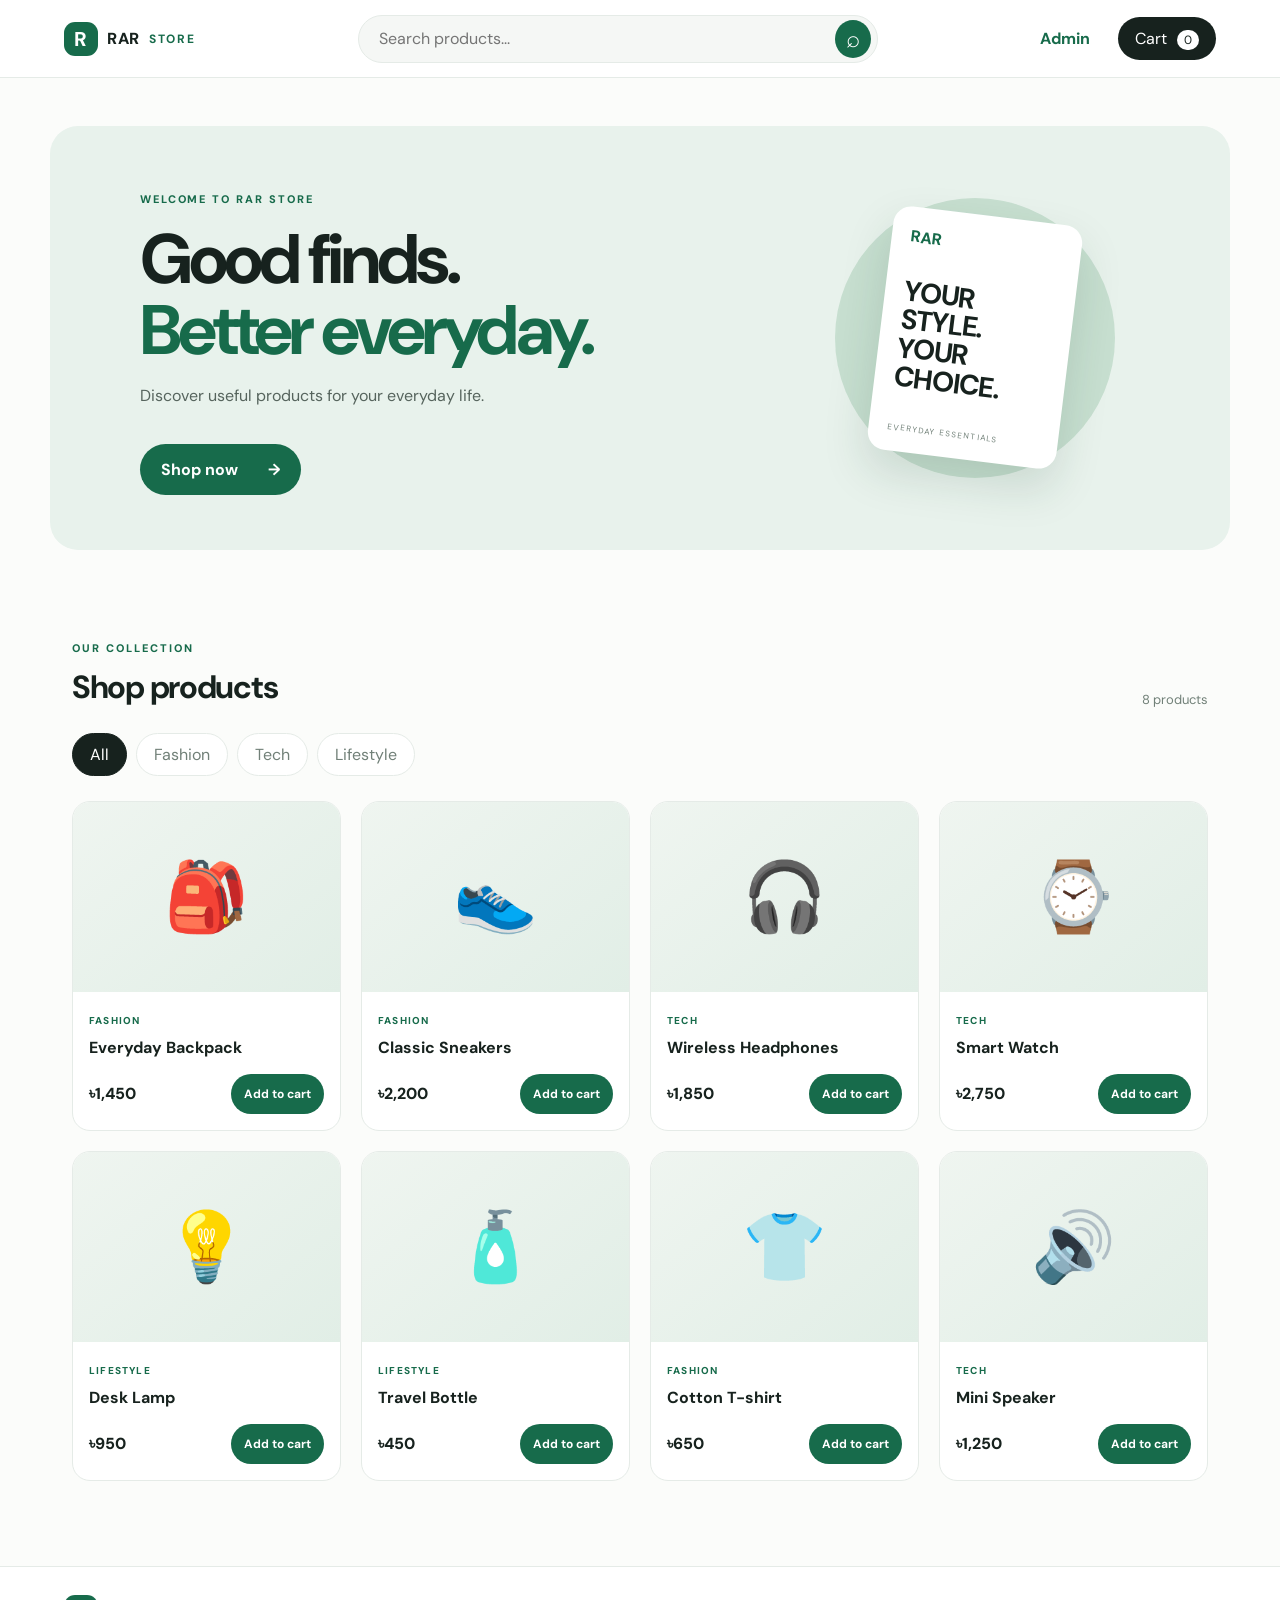
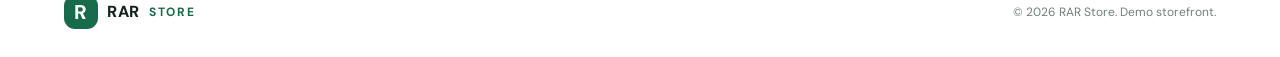
<file: index.html>
<!doctype html>
<html lang="en">
<head>
  <meta charset="utf-8">
  <meta name="viewport" content="width=device-width, initial-scale=1">
  <meta name="description" content="Shop everyday essentials at RAR Store.">
  <title>RAR Store — Everyday Shopping</title>
  <link rel="stylesheet" href="style.css">
</head>
<body>
  <header class="topbar">
    <a class="brand" href="#"><span class="brand-mark">R</span> RAR <b>STORE</b></a>
    <form class="search" id="searchForm" role="search">
      <input id="searchInput" type="search" placeholder="Search products..." aria-label="Search products">
      <button aria-label="Search">⌕</button>
    </form>
    <a href="admin.html" style="color:#176b4b;text-decoration:none;font-weight:700">Admin</a>
    <button class="cart-button" id="cartToggle" aria-label="Open shopping cart">Cart <span id="cartCount">0</span></button>
  </header>

  <main>
    <section class="hero">
      <div>
        <p class="eyebrow">WELCOME TO RAR STORE</p>
        <h1>Good finds.<br><span>Better everyday.</span></h1>
        <p class="hero-copy">Discover useful products for your everyday life.</p>
        <a class="primary-link" href="#shop">Shop now <span>→</span></a>
      </div>
      <div class="hero-art" aria-hidden="true"><div class="orb"></div><div class="hero-card"><span>RAR</span><strong>YOUR<br>STYLE.<br>YOUR<br>CHOICE.</strong><small>EVERYDAY ESSENTIALS</small></div></div>
    </section>

    <section class="shop-section" id="shop">
      <div class="section-heading"><div><p class="eyebrow">OUR COLLECTION</p><h2>Shop products</h2></div><span id="resultCount" class="muted"></span></div>
      <nav class="filters" id="filters" aria-label="Product categories">
        <button class="filter active" data-category="All">All</button>
        <button class="filter" data-category="Fashion">Fashion</button>
        <button class="filter" data-category="Tech">Tech</button>
        <button class="filter" data-category="Lifestyle">Lifestyle</button>
      </nav>
      <div class="product-grid" id="productGrid"></div>
    </section>
  </main>

  <footer><a class="brand" href="#"><span class="brand-mark">R</span> RAR <b>STORE</b></a><p>© <span id="year"></span> RAR Store. Demo storefront.</p></footer>

  <div class="overlay" id="overlay"></div>
  <aside class="cart-panel" id="cartPanel" aria-label="Shopping cart" aria-hidden="true">
    <div class="cart-head"><div><p class="eyebrow">YOUR SELECTION</p><h2>Your cart</h2></div><button class="close-button" id="closeCart" aria-label="Close cart">×</button></div>
    <div id="cartItems" class="cart-items"></div>
    <div class="cart-bottom"><div class="total-row"><span>Total</span><strong id="cartTotal">৳0</strong></div><button class="checkout" id="checkoutButton">Continue to checkout</button><p class="demo-note">Demo only — no real payment is collected.</p></div>
  </aside>

  <dialog id="checkoutDialog">
    <form method="dialog" id="checkoutForm">
      <button class="dialog-close" aria-label="Close">×</button>
      <p class="eyebrow">DEMO CHECKOUT</p><h2>Delivery details</h2>
      <label>Full name<input required name="name" autocomplete="name" placeholder="Your name"></label>
      <label>Phone number<input required name="phone" inputmode="tel" placeholder="01XXXXXXXXX"></label>
      <label>Delivery address<textarea required name="address" rows="3" placeholder="Your full address"></textarea></label>
      <button class="checkout" value="submit">Place demo order</button>
      <p class="demo-note">This demo does not send or store your order.</p>
    </form>
  </dialog>
  <script src="app.js"></script>
</body>
</html>
</file>
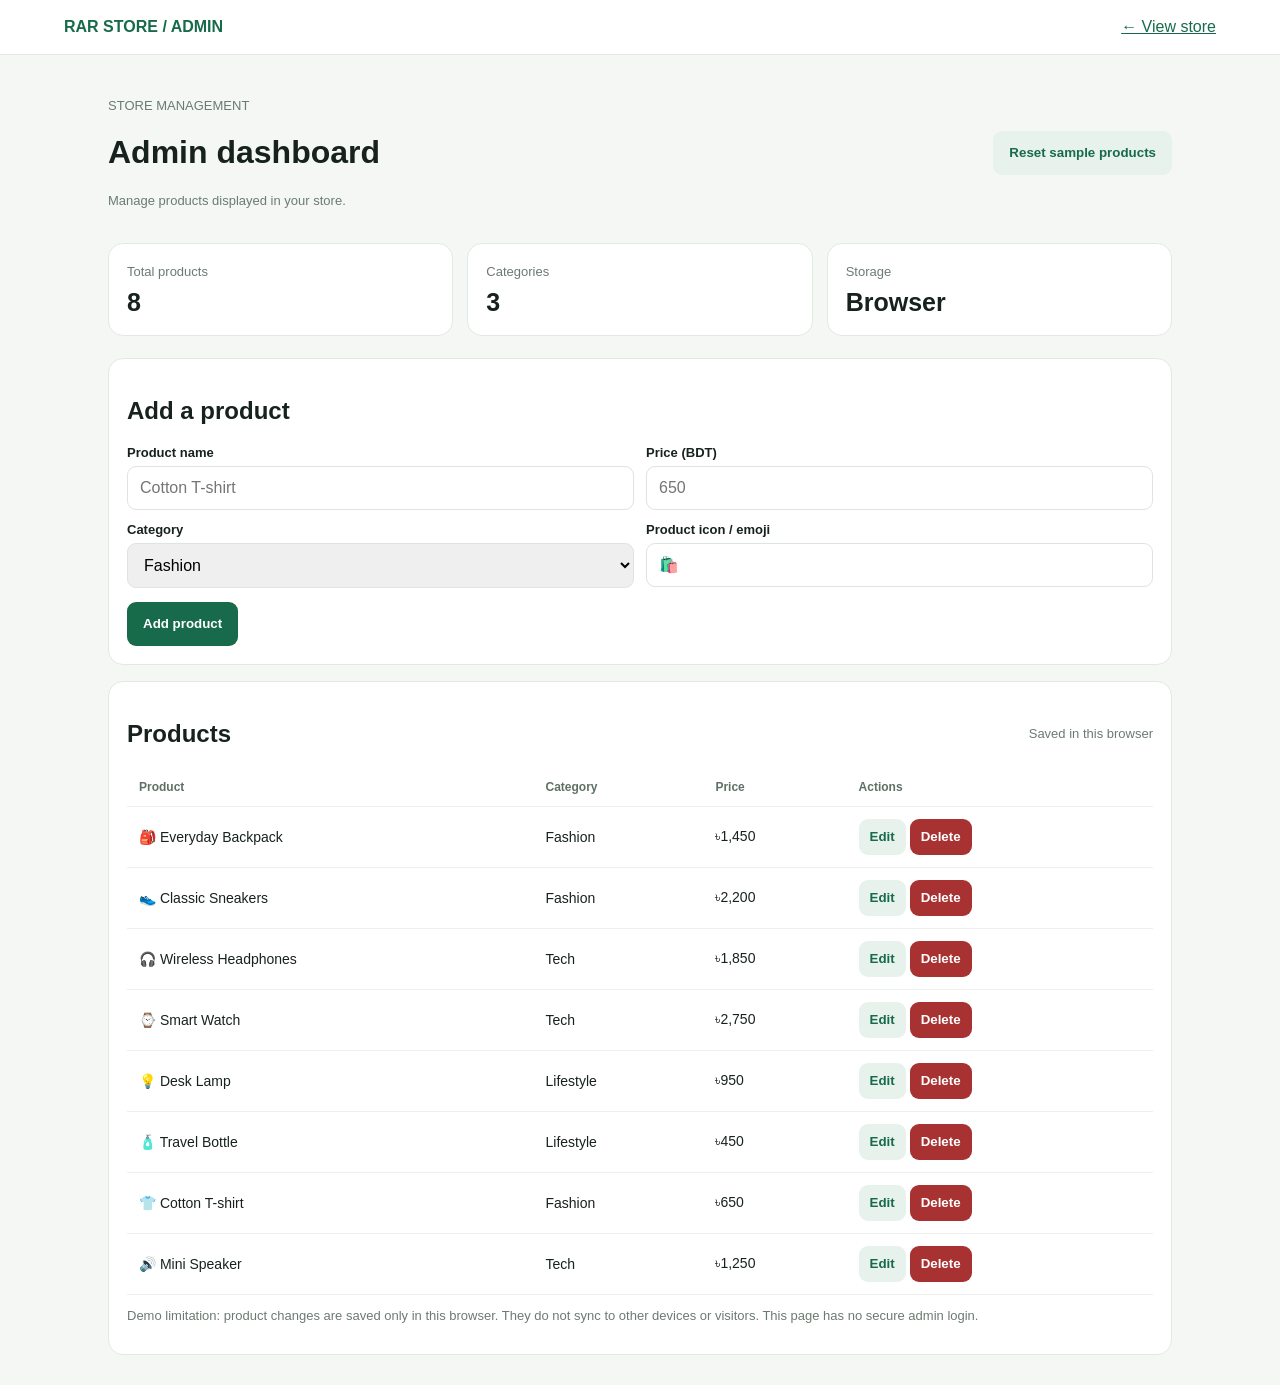
<file: admin.html>
<!doctype html><html lang="en"><head><meta charset="utf-8"><meta name="viewport" content="width=device-width,initial-scale=1"><title>RAR Store — Admin</title><link rel="stylesheet" href="admin.css"></head><body><header class="top"><a class="brand" href="index.html">RAR STORE / ADMIN</a><a href="index.html">← View store</a></header><main class="wrap"><div class="heading"><div><p class="muted">STORE MANAGEMENT</p><h1>Admin dashboard</h1><p class="muted">Manage products displayed in your store.</p></div><button class="secondary" id="resetBtn">Reset sample products</button></div><section class="stats"><div class="stat"><span class="muted">Total products</span><strong id="productCount">0</strong></div><div class="stat"><span class="muted">Categories</span><strong id="categoryCount">0</strong></div><div class="stat"><span class="muted">Storage</span><strong>Browser</strong></div></section><section class="panel"><h2 id="formTitle">Add a product</h2><form id="productForm"><div class="formgrid"><div class="field"><label for="name">Product name</label><input id="name" required maxlength="60" placeholder="Cotton T-shirt"></div><div class="field"><label for="price">Price (BDT)</label><input id="price" type="number" min="1" step="1" required placeholder="650"></div><div class="field"><label for="category">Category</label><select id="category"><option>Fashion</option><option>Tech</option><option>Lifestyle</option></select></div><div class="field"><label for="emoji">Product icon / emoji</label><input id="emoji" maxlength="8" value="🛍️" required></div></div><div class="actions"><button id="saveBtn" type="submit">Add product</button><button class="secondary" id="cancelBtn" type="button" hidden>Cancel edit</button></div></form></section><section class="panel"><div class="heading"><h2>Products</h2><span class="muted">Saved in this browser</span></div><div class="tablewrap"><table><thead><tr><th>Product</th><th>Category</th><th>Price</th><th>Actions</th></tr></thead><tbody id="productRows"></tbody></table></div><p class="muted">Demo limitation: product changes are saved only in this browser. They do not sync to other devices or visitors. This page has no secure admin login.</p></section></main><script src="admin.js"></script></body></html>
</file>
<file: style.css>
@import url('https://fonts.googleapis.com/css2?family=DM+Sans:wght@400;500;600;700;800&display=swap');
:root{--ink:#17221e;--muted:#718078;--green:#176b4b;--mint:#e8f2ec;--line:#e5ebe7;--paper:#fbfcfa}
*{box-sizing:border-box}html{scroll-behavior:smooth}body{margin:0;background:var(--paper);color:var(--ink);font-family:'DM Sans',Arial,sans-serif}.topbar{height:78px;padding:0 max(5vw,20px);display:flex;align-items:center;gap:28px;background:#fff;border-bottom:1px solid var(--line);position:sticky;top:0;z-index:5}.brand{display:flex;align-items:center;gap:9px;text-decoration:none;color:var(--ink);font-weight:800;letter-spacing:.04em;white-space:nowrap}.brand b{color:var(--green);font-size:12px;letter-spacing:.14em}.brand-mark{display:grid;place-items:center;width:34px;height:34px;border-radius:11px;background:var(--green);color:#fff;font-size:20px}.search{display:flex;max-width:520px;flex:1;margin:auto;background:#f5f7f5;border:1px solid var(--line);border-radius:30px;padding:4px 6px 4px 18px}.search input{width:100%;border:0;outline:0;background:transparent;font:inherit}.search button{width:38px;height:38px;border:0;border-radius:50%;background:var(--green);color:white;font-size:24px;cursor:pointer}.cart-button{border:0;background:var(--ink);color:white;padding:11px 17px;border-radius:24px;font:inherit;cursor:pointer}.cart-button span{background:#fff;color:var(--ink);padding:2px 7px;border-radius:20px;margin-left:6px;font-size:12px}.hero{max-width:1180px;margin:48px auto 80px;padding:55px 7%;min-height:410px;border-radius:28px;background:var(--mint);display:flex;align-items:center;justify-content:space-between;overflow:hidden}.eyebrow{font-size:11px;font-weight:800;letter-spacing:.18em;color:var(--green)}h1{font-size:clamp(42px,6vw,70px);line-height:1.02;letter-spacing:-.055em;margin:18px 0}.hero h1 span{color:var(--green)}.hero-copy{color:#56645d;font-size:16px}.primary-link{display:inline-flex;gap:30px;align-items:center;margin-top:22px;padding:15px 21px;background:var(--green);color:white;border-radius:30px;text-decoration:none;font-weight:700}.hero-art{width:330px;height:300px;position:relative;display:grid;place-items:center}.orb{position:absolute;width:280px;height:280px;background:#c7dfd0;border-radius:50%}.hero-card{z-index:1;width:190px;height:245px;background:#fff;border-radius:18px;padding:19px;box-shadow:0 20px 45px #173f2a25;transform:rotate(7deg);display:flex;flex-direction:column;justify-content:space-between}.hero-card span{font-weight:800;color:var(--green)}.hero-card strong{font-size:28px;line-height:1.02;letter-spacing:-.04em}.hero-card small{font-size:8px;letter-spacing:.15em;color:var(--muted)}.shop-section{max-width:1180px;margin:0 auto;padding:0 22px 85px}.section-heading{display:flex;align-items:end;justify-content:space-between}.section-heading h2,.cart-head h2,dialog h2{font-size:32px;letter-spacing:-.04em;margin:7px 0 0}.muted{color:var(--muted);font-size:13px}.filters{display:flex;gap:9px;margin:25px 0}.filter{border:1px solid var(--line);background:white;border-radius:22px;padding:10px 17px;color:var(--muted);font:inherit;cursor:pointer}.filter.active{background:var(--ink);border-color:var(--ink);color:white}.product-grid{display:grid;grid-template-columns:repeat(4,1fr);gap:20px}.product-card{background:#fff;border:1px solid var(--line);border-radius:18px;overflow:hidden;transition:.2s}.product-card:hover{transform:translateY(-4px);box-shadow:0 12px 30px #1b38210d}.product-art{height:190px;display:grid;place-items:center;font-size:68px;background:linear-gradient(140deg,#eff5f0,#e1eee6)}.product-info{padding:16px}.product-category{font-size:10px;letter-spacing:.12em;color:var(--green);font-weight:800}.product-info h3{font-size:16px;margin:8px 0}.product-foot{display:flex;align-items:center;justify-content:space-between;margin-top:16px}.price{font-weight:800}.add-button{border:0;border-radius:20px;background:var(--green);color:#fff;padding:9px 13px;font:inherit;font-size:12px;font-weight:700;cursor:pointer;min-height:40px}.empty{grid-column:1/-1;text-align:center;padding:50px;color:var(--muted)}footer{border-top:1px solid var(--line);padding:25px 5%;display:flex;justify-content:space-between;align-items:center;background:white}footer p{font-size:12px;color:var(--muted)}.overlay{position:fixed;inset:0;background:#10201970;z-index:8;opacity:0;pointer-events:none;transition:.2s}.overlay.show{opacity:1;pointer-events:auto}.cart-panel{position:fixed;z-index:9;right:0;top:0;height:100%;width:min(420px,100%);background:white;padding:25px;display:flex;flex-direction:column;transform:translateX(105%);transition:.25s}.cart-panel.open{transform:translateX(0)}.cart-head{display:flex;justify-content:space-between;align-items:center}.close-button,.dialog-close{border:0;background:#f1f4f1;border-radius:50%;width:40px;height:40px;font-size:24px;cursor:pointer}.cart-items{overflow:auto;flex:1;margin:25px 0}.cart-row{display:flex;align-items:center;gap:12px;padding:13px 0;border-bottom:1px solid var(--line)}.cart-emoji{width:52px;height:52px;border-radius:12px;background:var(--mint);display:grid;place-items:center;font-size:27px}.cart-row-info{flex:1}.cart-row-info strong{display:block;font-size:13px}.cart-row-info small{color:var(--muted)}.qty{display:flex;align-items:center;gap:8px}.qty button{border:1px solid var(--line);background:#fff;border-radius:50%;width:28px;height:28px;cursor:pointer}.cart-bottom{border-top:1px solid var(--line);padding-top:18px}.total-row{display:flex;justify-content:space-between;font-size:18px;margin-bottom:17px}.checkout{width:100%;border:0;background:var(--green);color:white;border-radius:12px;padding:15px;font:inherit;font-weight:700;cursor:pointer;min-height:48px}.demo-note{font-size:11px;color:var(--muted);text-align:center}dialog{border:0;border-radius:20px;padding:30px;width:min(440px,calc(100% - 28px));box-shadow:0 25px 80px #0003}dialog::backdrop{background:#10201980}dialog form{position:relative}dialog label{display:block;font-size:12px;font-weight:700;margin:16px 0}dialog input,dialog textarea{display:block;width:100%;margin-top:7px;border:1px solid var(--line);border-radius:10px;padding:12px;font:inherit;resize:vertical}.dialog-close{position:absolute;right:0;top:0}
@media(max-width:760px){.topbar{height:auto;min-height:70px;flex-wrap:wrap;padding:12px 16px;gap:12px}.search{order:3;flex-basis:100%;max-width:none}.hero{margin:20px 14px 55px;padding:35px 25px;min-height:0}.hero-art{width:145px;height:180px}.orb{width:160px;height:160px}.hero-card{width:115px;height:155px;padding:12px}.hero-card strong{font-size:18px}.hero-card small{font-size:6px}.product-grid{grid-template-columns:repeat(2,minmax(0,1fr));gap:12px}.product-art{height:140px;font-size:52px}.product-info{padding:12px}.product-info h3{font-size:14px}.add-button{padding:8px}.section-heading h2{font-size:27px}footer{gap:12px;flex-wrap:wrap}}@media(max-width:420px){.hero-art{display:none}.hero{padding:34px 25px}.product-grid{gap:9px}.product-art{height:125px}}
</file>
<file: admin.css>
*{box-sizing:border-box}body{margin:0;background:#f5f7f5;color:#17221e;font-family:Arial,sans-serif}.top{display:flex;justify-content:space-between;padding:18px 5%;background:#fff;border-bottom:1px solid #e3e9e4}.brand{font-weight:800;color:#176b4b;text-decoration:none}.top a:last-child{color:#176b4b}.wrap{max-width:1100px;margin:30px auto;padding:0 18px}.heading{display:flex;justify-content:space-between;align-items:center;gap:12px;flex-wrap:wrap}.muted{color:#6c7b72;font-size:13px}.stats{display:grid;grid-template-columns:repeat(3,1fr);gap:14px;margin:22px 0}.stat,.panel{background:white;border:1px solid #e2e9e3;border-radius:15px;padding:18px}.stat strong{display:block;font-size:25px;margin-top:8px}.panel{margin:16px 0}.formgrid{display:grid;grid-template-columns:repeat(2,1fr);gap:12px}.field label{display:block;font-size:13px;font-weight:700;margin-bottom:6px}.field input,.field select{width:100%;padding:12px;border:1px solid #dce5de;border-radius:9px;font:inherit}.actions{display:flex;gap:9px;flex-wrap:wrap;margin-top:14px}button{border:0;border-radius:9px;background:#176b4b;color:white;padding:12px 16px;font-weight:700;cursor:pointer;min-height:44px}.secondary{background:#e8f2ec;color:#176b4b}.danger{background:#a83232}.tablewrap{overflow:auto}table{width:100%;border-collapse:collapse;min-width:560px}th,td{text-align:left;padding:12px;border-bottom:1px solid #edf0ed;font-size:14px}th{color:#607066;font-size:12px}td button{padding:8px 11px;min-height:36px}.empty{text-align:center;color:#6c7b72;padding:25px}@media(max-width:650px){.stats,.formgrid{grid-template-columns:1fr}.top{padding:16px}}
</file>
